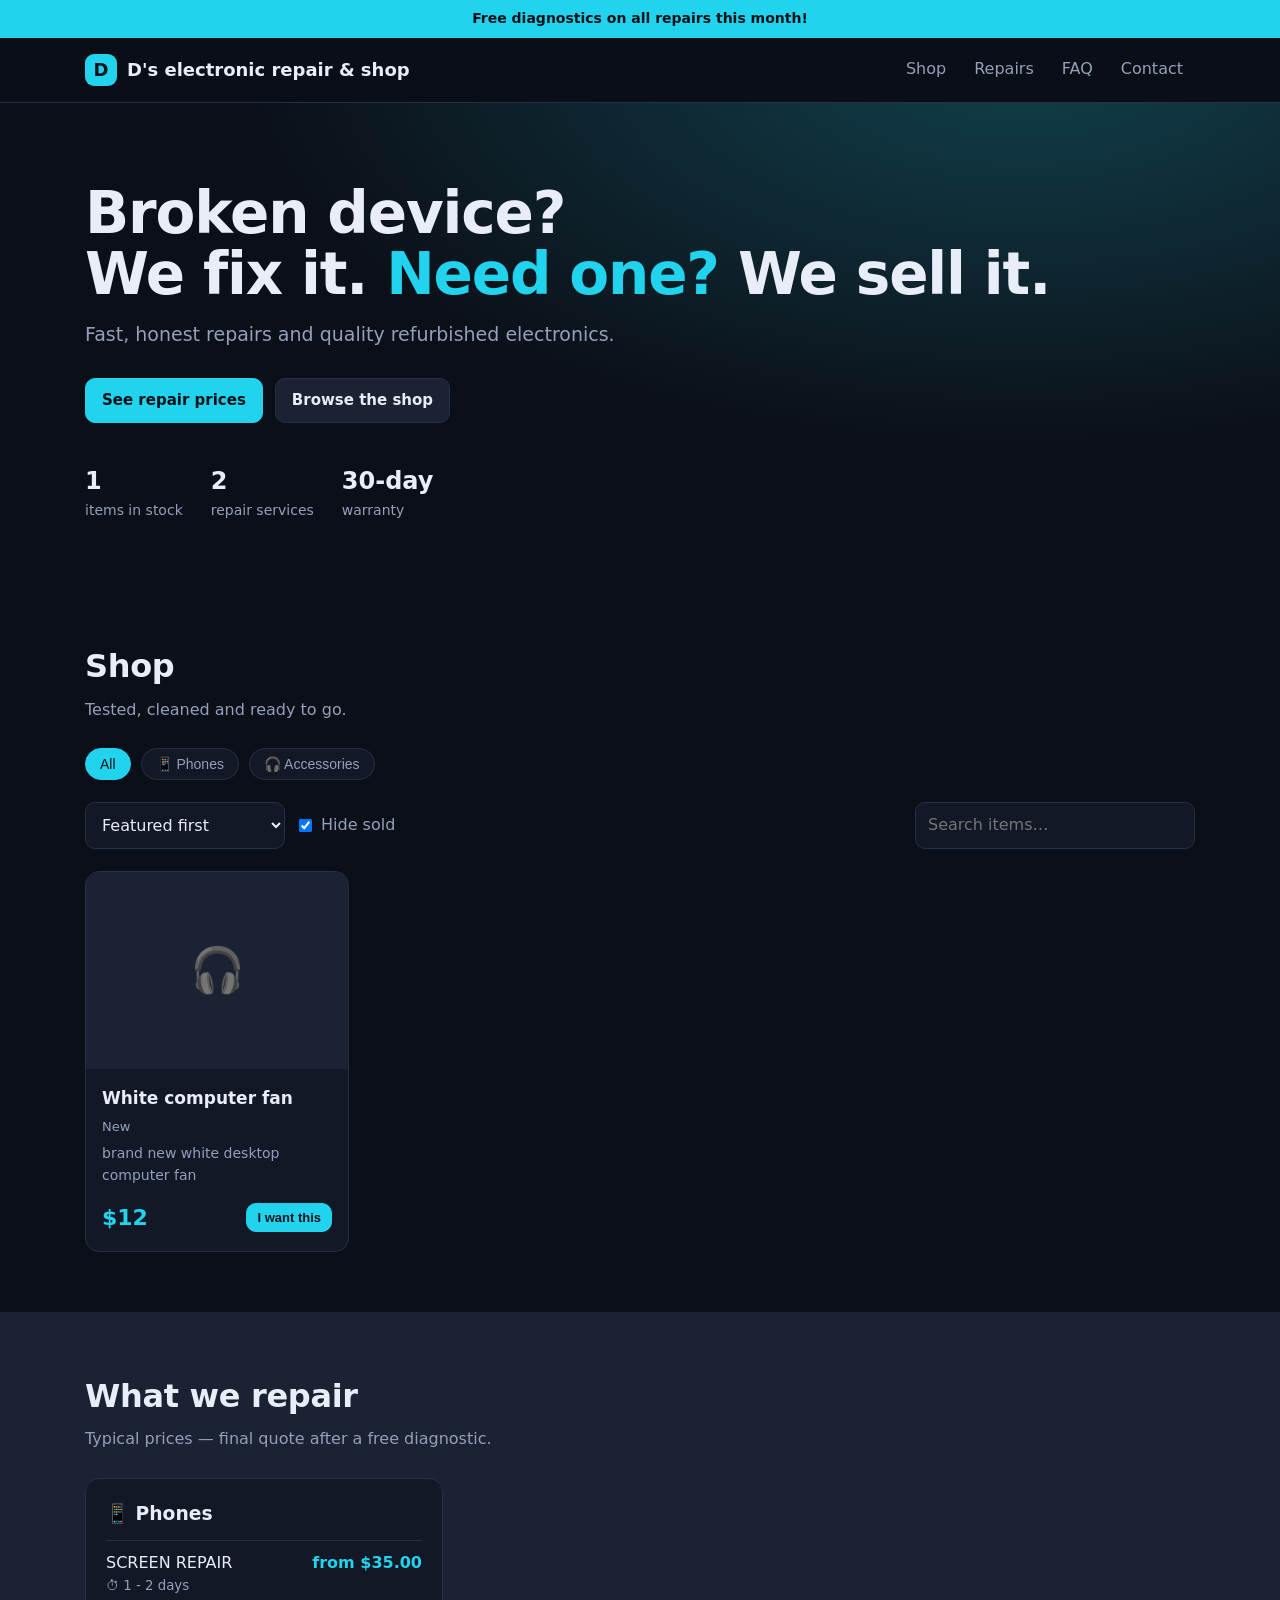
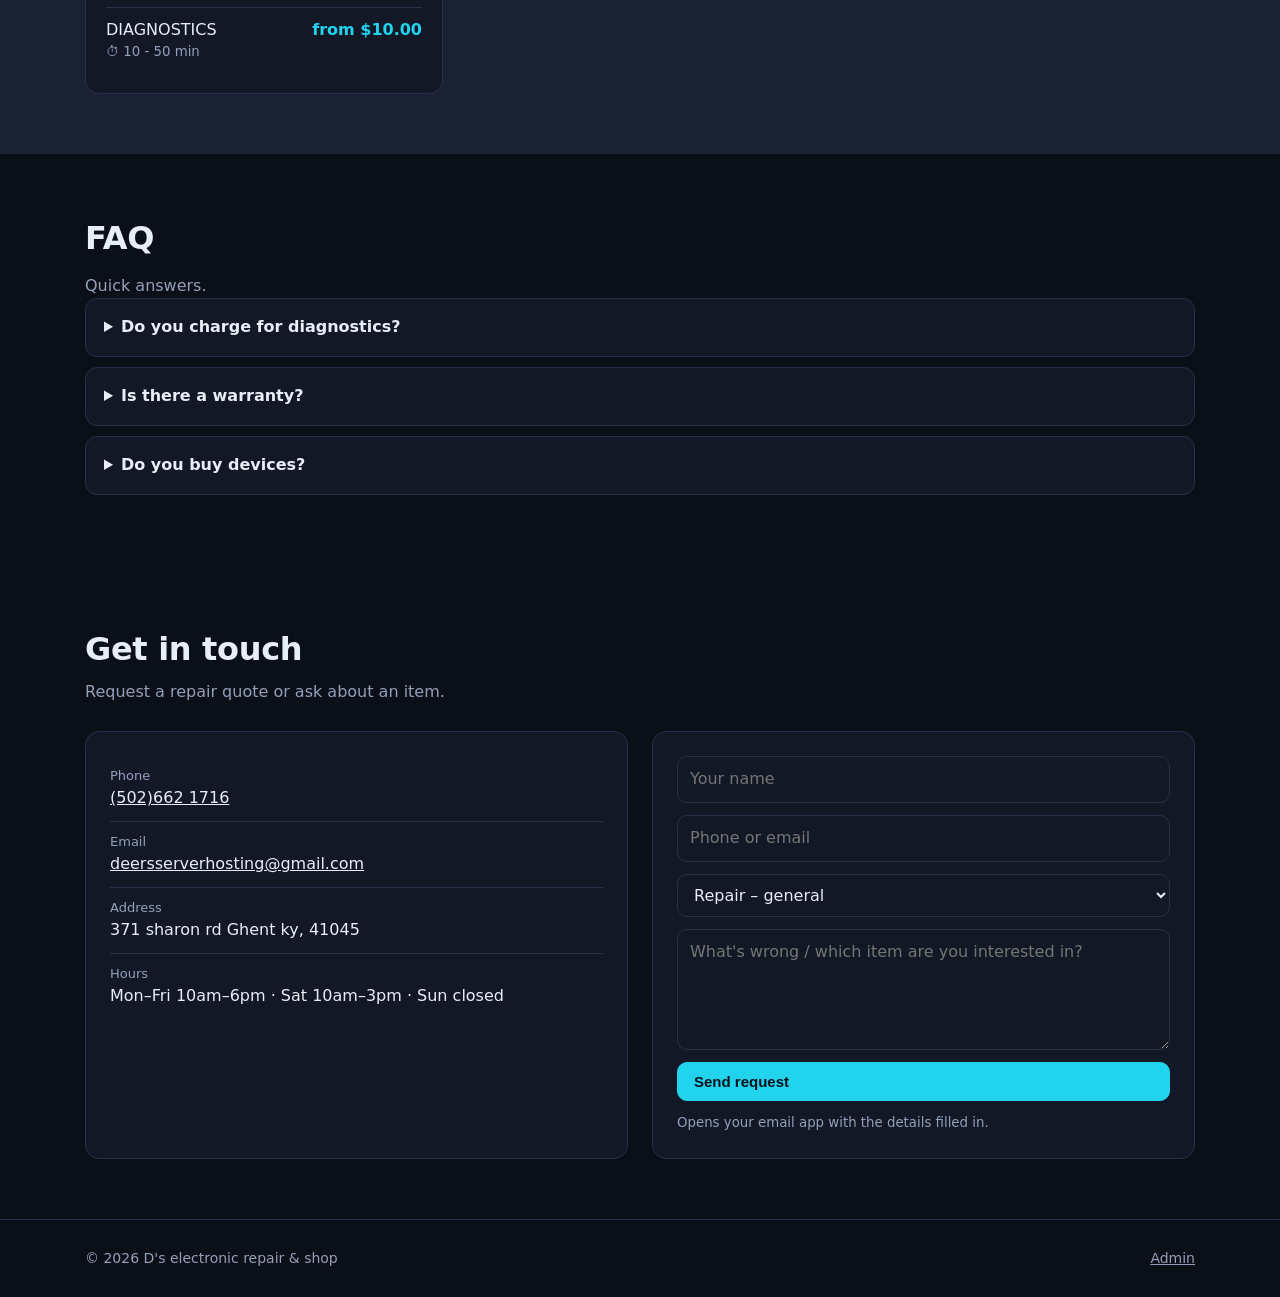
<file: index.html>
<!doctype html>
<html lang="en">
<head>
<meta charset="utf-8"><meta name="viewport" content="width=device-width,initial-scale=1">
<title>D's electronic repair &amp; shop</title>
<meta name="description" content="Phone, laptop, console and tablet repair plus quality refurbished electronics.">
<link rel="stylesheet" href="assets/style.css">
</head>
<body>
<div class="announce" id="announce" hidden></div>
<header class="top"><div class="wrap">
  <a href="#" class="logo"><span class="mark">D</span><span id="bizName">D's electronic repair &amp; shop</span></a>
  <button class="btn sm menu-btn" onclick="document.querySelector('nav.links').classList.toggle('open')">☰</button>
  <nav class="links" onclick="this.classList.remove('open')">
    <a href="#shop">Shop</a><a href="#repairs">Repairs</a><a href="#faq">FAQ</a><a href="#contact">Contact</a>
  </nav>
</div></header>

<div class="hero"><div class="wrap">
  <h1>Broken device?<br>We fix it. <span style="color:var(--accent)">Need one?</span> We sell it.</h1>
  <p id="tagline"></p>
  <div class="cta"><a class="btn primary" href="#repairs">See repair prices</a><a class="btn" href="#shop">Browse the shop</a></div>
  <div class="stats"><div><b id="statItems">0</b>items in stock</div><div><b id="statRepairs">0</b>repair services</div><div><b>30-day</b>warranty</div></div>
</div></div>

<section id="shop"><div class="wrap">
  <h2>Shop</h2><p class="sub">Tested, cleaned and ready to go.</p>
  <div class="toolbar" id="catBar"></div>
  <div class="toolbar"><select id="sort" style="max-width:200px">
    <option value="feat">Featured first</option><option value="low">Price: low → high</option><option value="high">Price: high → low</option></select>
    <label style="display:flex;align-items:center;gap:6px;color:var(--muted)"><input type="checkbox" id="hideSold" style="width:auto" checked> Hide sold</label>
    <input class="search" id="q" placeholder="Search items…"></div>
  <div class="grid" id="products"></div>
</div></section>

<section id="repairs" style="background:var(--panel2)"><div class="wrap">
  <h2>What we repair</h2><p class="sub">Typical prices — final quote after a free diagnostic.</p>
  <div class="repairs" id="repairList"></div>
</div></section>

<section id="faq" class="faq"><div class="wrap">
  <h2>FAQ</h2><p class="sub">Quick answers.</p><div id="faqList"></div>
</div></section>

<section id="contact"><div class="wrap">
  <h2>Get in touch</h2><p class="sub">Request a repair quote or ask about an item.</p>
  <div class="contact">
    <div class="box info" id="info"></div>
    <div class="box"><form class="stack" id="quoteForm">
      <input name="name" placeholder="Your name" required>
      <input name="contact" placeholder="Phone or email" required>
      <select name="device" id="formDevice"></select>
      <textarea name="msg" rows="4" placeholder="What's wrong / which item are you interested in?" required></textarea>
      <button class="btn primary">Send request</button>
      <small style="color:var(--muted)">Opens your email app with the details filled in.</small>
    </form></div>
  </div>
</div></section>

<footer><div class="wrap"><span>© <span id="yr"></span> <span id="footName"></span></span><a href="admin.html" style="color:var(--muted)">Admin</a></div></footer>

<div class="modal" id="modal" onclick="if(event.target===this)this.classList.remove('open')"><div class="box" id="modalBody"></div></div>
<script src="assets/app.js"></script>
</body>
</html>
</file>
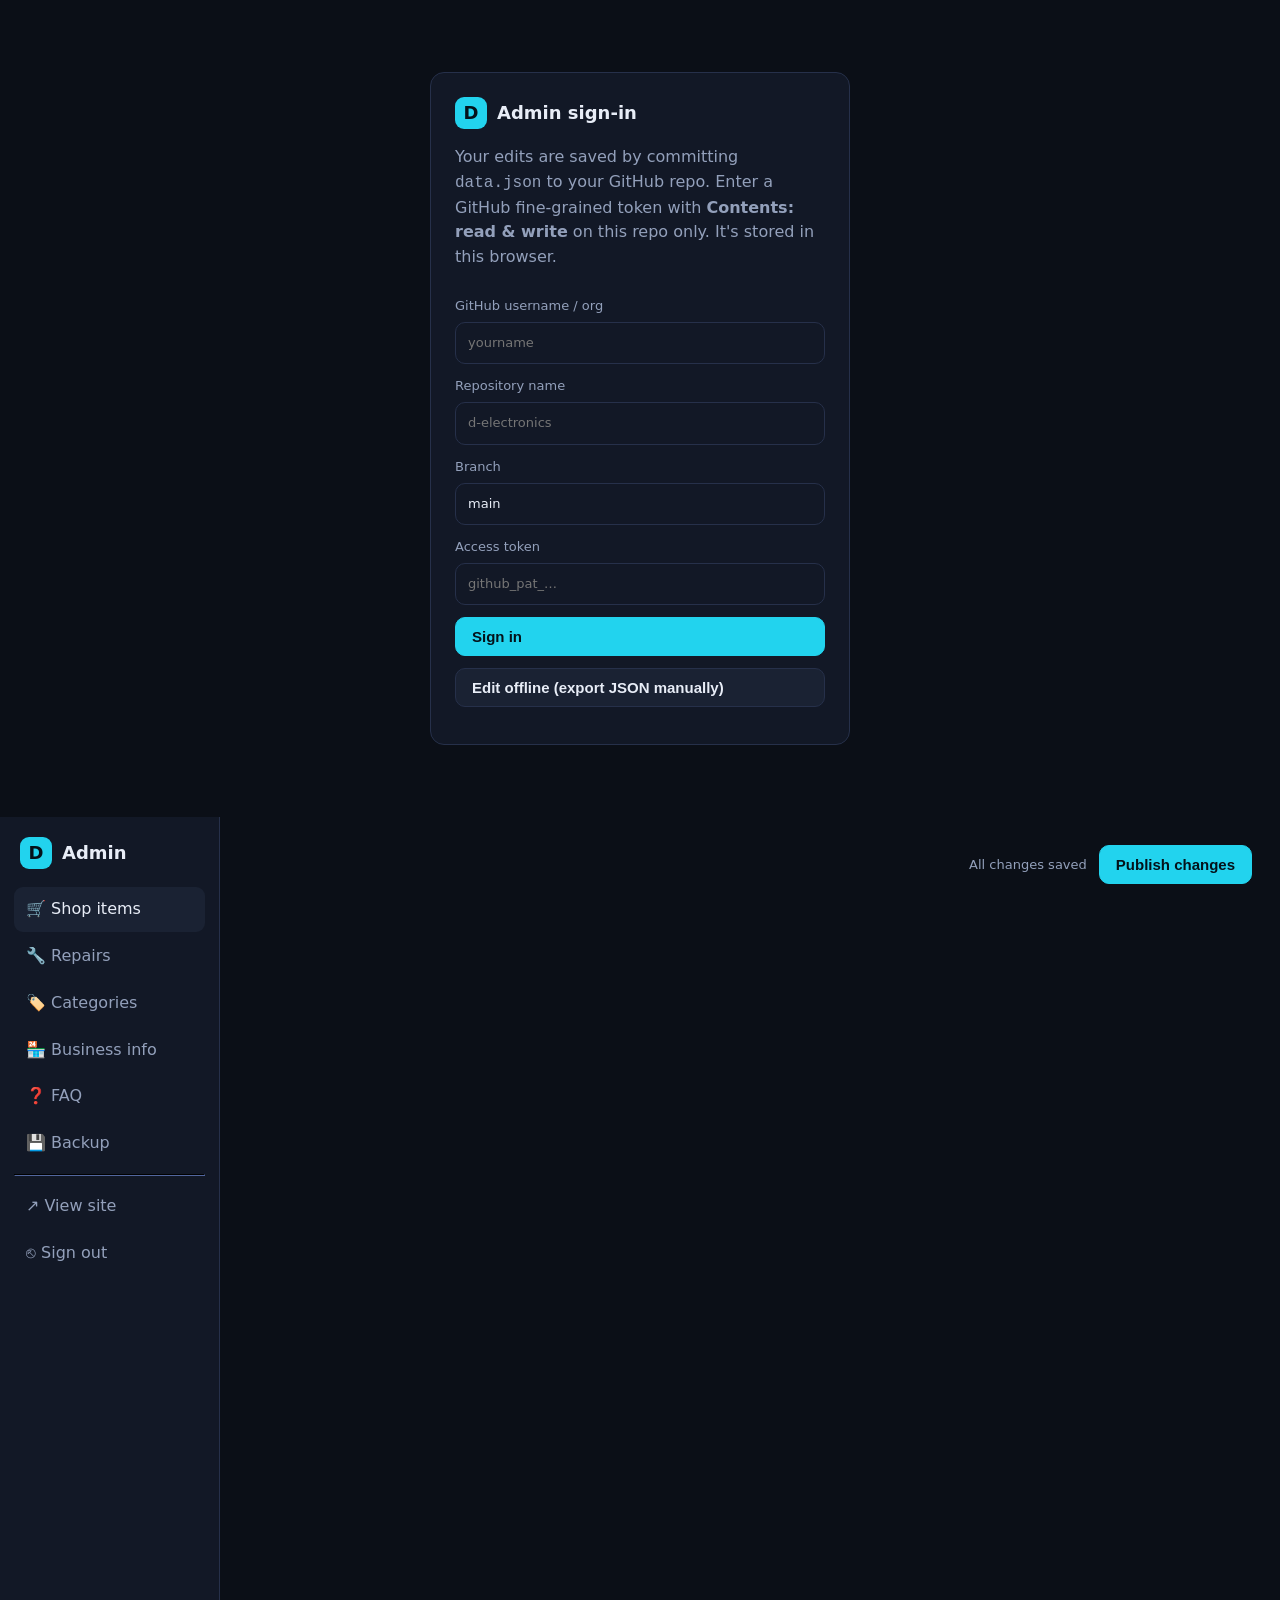
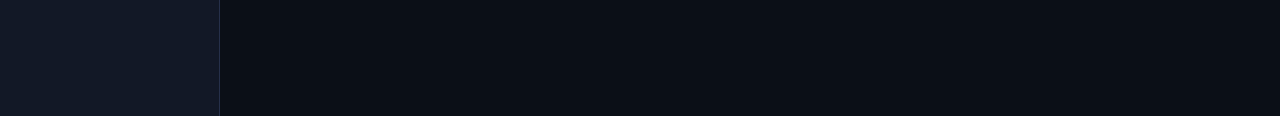
<file: admin.html>
<!doctype html>
<html lang="en">
<head>
<meta charset="utf-8"><meta name="viewport" content="width=device-width,initial-scale=1">
<meta name="robots" content="noindex">
<title>Admin · D's electronic repair &amp; shop</title>
<link rel="stylesheet" href="assets/style.css">
<style>
.layout{display:grid;grid-template-columns:220px 1fr;min-height:100vh}
aside{background:var(--panel);border-right:1px solid var(--line);padding:20px 14px;position:sticky;top:0;height:100vh}
aside a{display:block;padding:10px 12px;border-radius:9px;color:var(--muted);text-decoration:none;cursor:pointer;font-weight:500;margin-bottom:2px}
aside a.on,aside a:hover{background:var(--panel2);color:var(--text)}
main{padding:28px;max-width:1100px}
.head{display:flex;align-items:center;gap:12px;flex-wrap:wrap;margin-bottom:22px}.head h2{margin:0;flex:1}
table{width:100%;border-collapse:collapse;background:var(--panel);border:1px solid var(--line);border-radius:var(--r);overflow:hidden}
th,td{padding:10px 12px;text-align:left;border-bottom:1px solid var(--line);font-size:14px;vertical-align:middle}
th{color:var(--muted);font-weight:600;background:var(--panel2)}
td .thumb{width:44px;height:44px;border-radius:8px;object-fit:cover;background:var(--panel2);display:grid;place-items:center}
.grid2{display:grid;grid-template-columns:1fr 1fr;gap:14px}.grid2 .full{grid-column:1/-1}
label.f{display:flex;flex-direction:column;gap:6px;font-size:13px;color:var(--muted)}
.status{font-size:13px;color:var(--muted)}.dirty{color:#fbbf24}
.pill{font-size:12px;padding:3px 8px;border-radius:99px;background:var(--panel2)}
.pill.available{color:var(--ok)}.pill.sold{color:var(--bad)}.pill.pending{color:#fbbf24}
.chiplist{display:flex;flex-wrap:wrap;gap:8px;margin-bottom:14px}
.chiplist span{background:var(--panel2);border:1px solid var(--line);padding:6px 10px;border-radius:99px;display:flex;gap:8px;align-items:center}
.chiplist button{background:none;border:0;color:var(--bad);cursor:pointer}
.login{max-width:460px;margin:8vh auto}
@media(max-width:800px){.layout{grid-template-columns:1fr}aside{position:static;height:auto;display:flex;flex-wrap:wrap}.grid2{grid-template-columns:1fr}.hide-m{display:none}main{padding:16px}}
</style>
</head>
<body>

<div id="loginView" class="wrap login">
  <div class="box">
    <div class="logo" style="margin-bottom:16px"><span class="mark">D</span>Admin sign-in</div>
    <p class="sub">Your edits are saved by committing <code>data.json</code> to your GitHub repo. Enter a GitHub fine-grained token with <b>Contents: read &amp; write</b> on this repo only. It's stored in this browser.</p>
    <form class="stack" id="loginForm">
      <label class="f">GitHub username / org<input name="owner" required placeholder="yourname"></label>
      <label class="f">Repository name<input name="repo" required placeholder="d-electronics"></label>
      <label class="f">Branch<input name="branch" value="main" required></label>
      <label class="f">Access token<input name="token" type="password" required placeholder="github_pat_…"></label>
      <button class="btn primary">Sign in</button>
      <button type="button" class="btn" id="offlineBtn">Edit offline (export JSON manually)</button>
    </form>
    <p class="status" id="loginMsg"></p>
  </div>
</div>

<div id="appView" class="layout" hidden>
  <aside>
    <div class="logo" style="margin:0 6px 18px"><span class="mark">D</span>Admin</div>
    <a data-v="products" class="on">🛒 Shop items</a>
    <a data-v="repairs">🔧 Repairs</a>
    <a data-v="categories">🏷️ Categories</a>
    <a data-v="business">🏪 Business info</a>
    <a data-v="faq">❓ FAQ</a>
    <a data-v="backup">💾 Backup</a>
    <hr style="border-color:var(--line);width:100%">
    <a href="index.html" target="_blank">↗ View site</a>
    <a id="logout">⎋ Sign out</a>
  </aside>
  <main>
    <div class="head" style="justify-content:flex-end;margin-bottom:8px">
      <span class="status" id="saveStatus">All changes saved</span>
      <button class="btn primary" id="saveBtn">Publish changes</button>
    </div>
    <div id="view"></div>
  </main>
</div>

<div class="modal" id="modal"><div class="box" id="modalBody"></div></div>
<div class="toast" id="toast"></div>
<script src="assets/admin.js"></script>
</body>
</html>
</file>
<file: assets/style.css>
:root{--bg:#0b0f17;--panel:#121826;--panel2:#1a2233;--line:#26304a;--text:#e8edf7;--muted:#93a0bb;--accent:#22d3ee;--ok:#34d399;--bad:#f87171;--r:14px}
*{box-sizing:border-box}html{scroll-behavior:smooth}
body{margin:0;background:var(--bg);color:var(--text);font:16px/1.55 Inter,system-ui,-apple-system,Segoe UI,Roboto,sans-serif}
a{color:inherit}img{max-width:100%}
.wrap{max-width:1150px;margin:0 auto;padding:0 20px}
.btn{display:inline-flex;align-items:center;gap:8px;border:1px solid var(--line);background:var(--panel2);color:var(--text);padding:10px 16px;border-radius:10px;font-weight:600;cursor:pointer;text-decoration:none;font-size:15px}
.btn:hover{border-color:var(--accent)}
.btn.primary{background:var(--accent);color:#04121a;border-color:var(--accent)}
.btn.danger{color:var(--bad)}.btn.sm{padding:6px 10px;font-size:13px}
.announce{background:var(--accent);color:#04121a;text-align:center;font-weight:600;padding:8px 12px;font-size:14px}
header.top{position:sticky;top:0;z-index:20;background:rgba(11,15,23,.85);backdrop-filter:blur(10px);border-bottom:1px solid var(--line)}
header.top .wrap{display:flex;align-items:center;gap:20px;height:64px}
.logo{font-weight:800;font-size:18px;text-decoration:none;display:flex;align-items:center;gap:10px}
.logo .mark{width:32px;height:32px;border-radius:9px;background:var(--accent);color:#04121a;display:grid;place-items:center;font-weight:900}
nav.links{margin-left:auto;display:flex;gap:4px}
nav.links a{text-decoration:none;color:var(--muted);padding:8px 12px;border-radius:8px;font-weight:500}
nav.links a:hover{color:var(--text);background:var(--panel)}
.menu-btn{display:none;margin-left:auto}
@media(max-width:760px){nav.links{display:none;position:absolute;top:64px;left:0;right:0;flex-direction:column;background:var(--panel);padding:10px;border-bottom:1px solid var(--line)}nav.links.open{display:flex}.menu-btn{display:inline-flex}}
.hero{padding:80px 0 60px;background:radial-gradient(800px 400px at 80% -10%,color-mix(in srgb,var(--accent) 25%,transparent),transparent)}
.hero h1{font-size:clamp(34px,6vw,58px);line-height:1.05;margin:0 0 16px;letter-spacing:-.02em}
.hero p{color:var(--muted);font-size:19px;max-width:620px;margin:0 0 28px}
.hero .cta{display:flex;gap:12px;flex-wrap:wrap}
.stats{display:flex;gap:28px;margin-top:40px;flex-wrap:wrap;color:var(--muted);font-size:14px}
.stats b{display:block;color:var(--text);font-size:24px}
section{padding:60px 0}section h2{font-size:32px;margin:0 0 6px;letter-spacing:-.01em}
.sub{color:var(--muted);margin:0 0 26px}
.toolbar{display:flex;gap:10px;flex-wrap:wrap;margin-bottom:22px}
.chip{border:1px solid var(--line);background:var(--panel);color:var(--muted);padding:7px 14px;border-radius:99px;cursor:pointer;font-weight:500;font-size:14px}
.chip.on{background:var(--accent);color:#04121a;border-color:var(--accent)}
input,select,textarea{background:var(--panel);border:1px solid var(--line);color:var(--text);padding:10px 12px;border-radius:10px;font:inherit;width:100%}
input:focus,select:focus,textarea:focus{outline:none;border-color:var(--accent)}
.search{max-width:280px;margin-left:auto}
.grid{display:grid;grid-template-columns:repeat(auto-fill,minmax(240px,1fr));gap:18px}
.card{background:var(--panel);border:1px solid var(--line);border-radius:var(--r);overflow:hidden;display:flex;flex-direction:column;transition:.15s}
.card:hover{transform:translateY(-3px);border-color:color-mix(in srgb,var(--accent) 50%,var(--line))}
.card .img{aspect-ratio:4/3;background:var(--panel2);display:grid;place-items:center;font-size:44px;position:relative}
.card .img img{width:100%;height:100%;object-fit:cover}
.badge{position:absolute;top:10px;left:10px;font-size:12px;font-weight:700;padding:4px 9px;border-radius:99px;background:var(--ok);color:#03140c}
.badge.sold{background:var(--bad);color:#200}.badge.pending{background:#fbbf24;color:#221a00}
.card .body{padding:16px;display:flex;flex-direction:column;gap:6px;flex:1}
.card h3{margin:0;font-size:17px}.card .cond{color:var(--muted);font-size:13px}
.card .desc{color:var(--muted);font-size:14px;flex:1}
.card .row{display:flex;align-items:center;justify-content:space-between;margin-top:8px}
.price{font-size:22px;font-weight:800;color:var(--accent)}
.card.sold{opacity:.55}
.repairs{display:grid;grid-template-columns:repeat(auto-fill,minmax(320px,1fr));gap:18px}
.rgroup{background:var(--panel);border:1px solid var(--line);border-radius:var(--r);padding:20px}
.rgroup h3{margin:0 0 12px;display:flex;align-items:center;gap:10px}
.ritem{display:flex;justify-content:space-between;gap:10px;padding:10px 0;border-top:1px solid var(--line)}
.ritem small{color:var(--muted);display:block}.ritem .p{font-weight:700;color:var(--accent);white-space:nowrap;text-align:right}
.faq details{background:var(--panel);border:1px solid var(--line);border-radius:12px;padding:16px 18px;margin-bottom:10px}
.faq summary{cursor:pointer;font-weight:600}.faq p{color:var(--muted);margin:10px 0 0}
.contact{display:grid;grid-template-columns:1fr 1fr;gap:24px}
@media(max-width:760px){.contact{grid-template-columns:1fr}}
.box{background:var(--panel);border:1px solid var(--line);border-radius:var(--r);padding:24px}
.info div{padding:10px 0;border-bottom:1px solid var(--line)}.info span{color:var(--muted);display:block;font-size:13px}
form.stack{display:flex;flex-direction:column;gap:12px}
footer{border-top:1px solid var(--line);padding:28px 0;color:var(--muted);font-size:14px}
footer .wrap{display:flex;justify-content:space-between;flex-wrap:wrap;gap:10px}
.empty{color:var(--muted);padding:30px;text-align:center;border:1px dashed var(--line);border-radius:var(--r)}
.modal{position:fixed;inset:0;background:rgba(0,0,0,.6);display:none;place-items:center;z-index:50;padding:20px}
.modal.open{display:grid}
.modal .box{max-width:560px;width:100%;max-height:90vh;overflow:auto}
.toast{position:fixed;bottom:20px;left:50%;transform:translateX(-50%);background:var(--panel2);border:1px solid var(--accent);padding:12px 18px;border-radius:10px;z-index:60;display:none}
</file>
